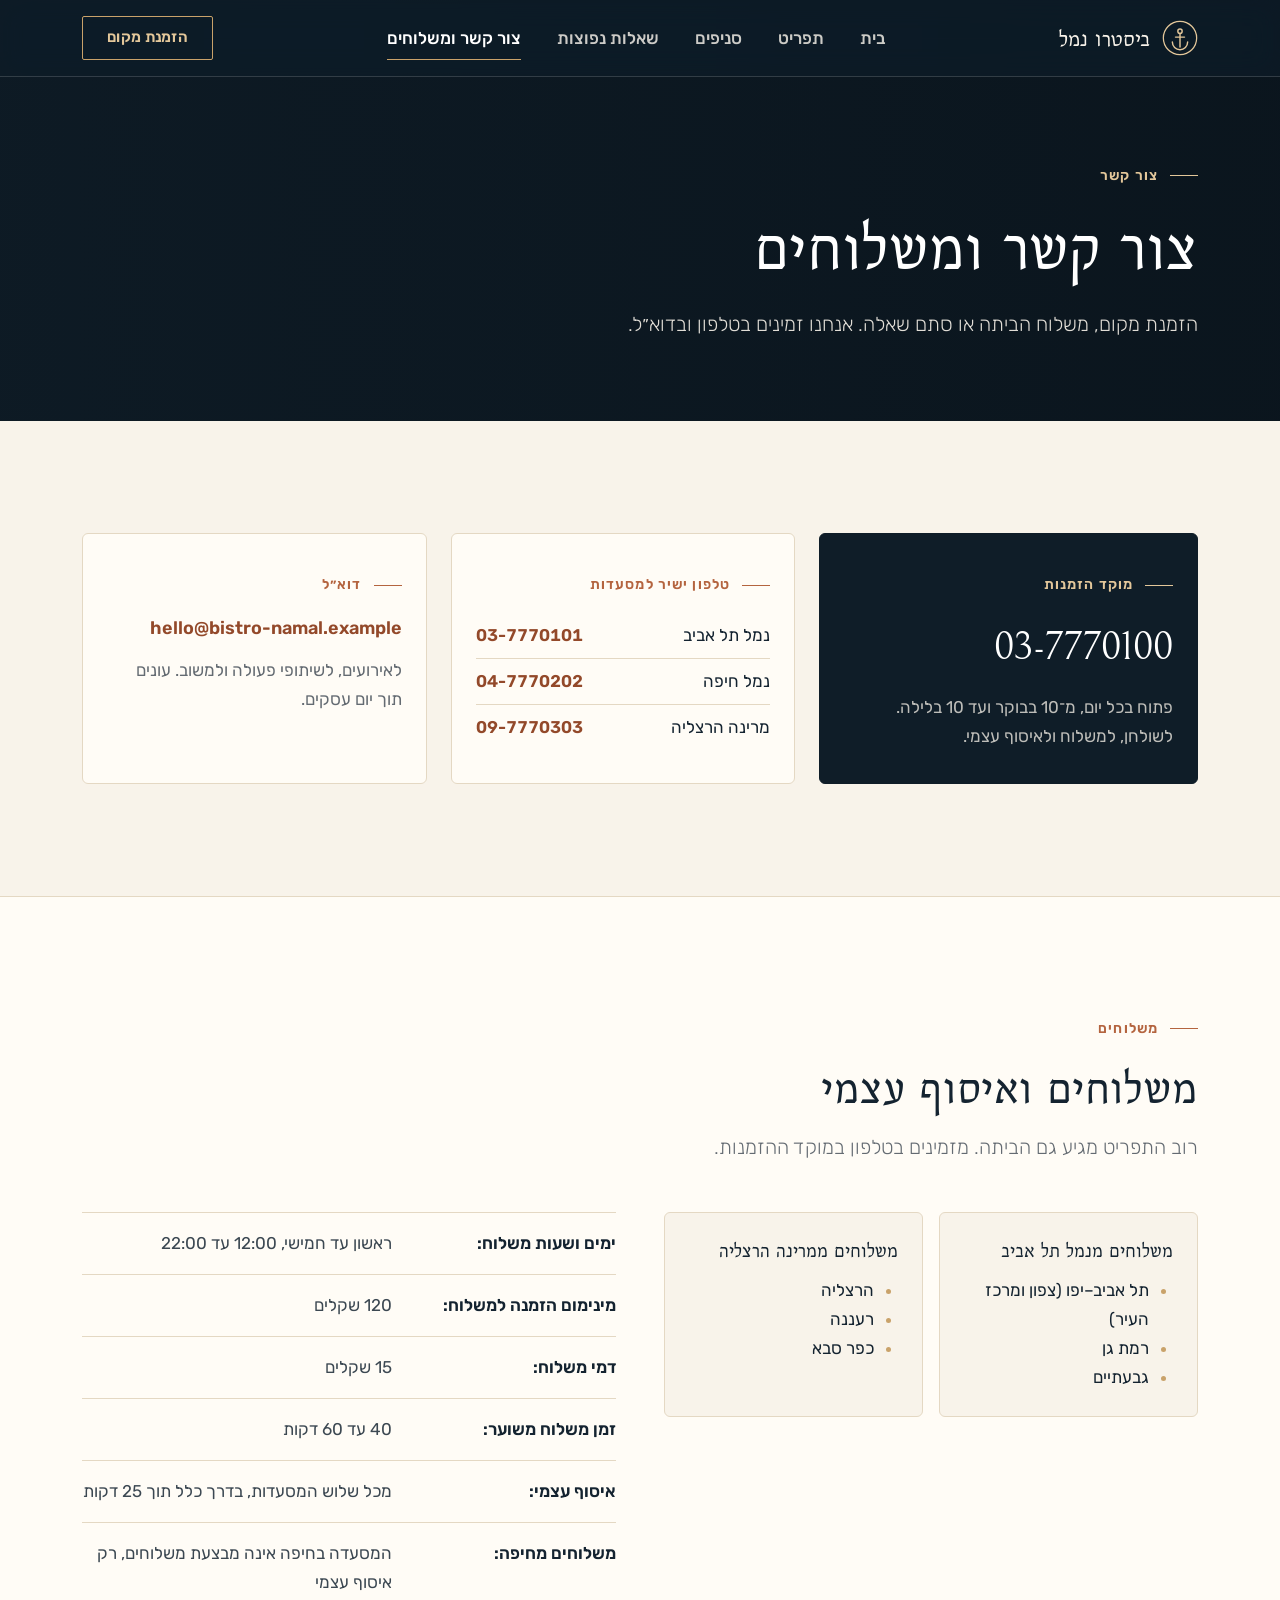
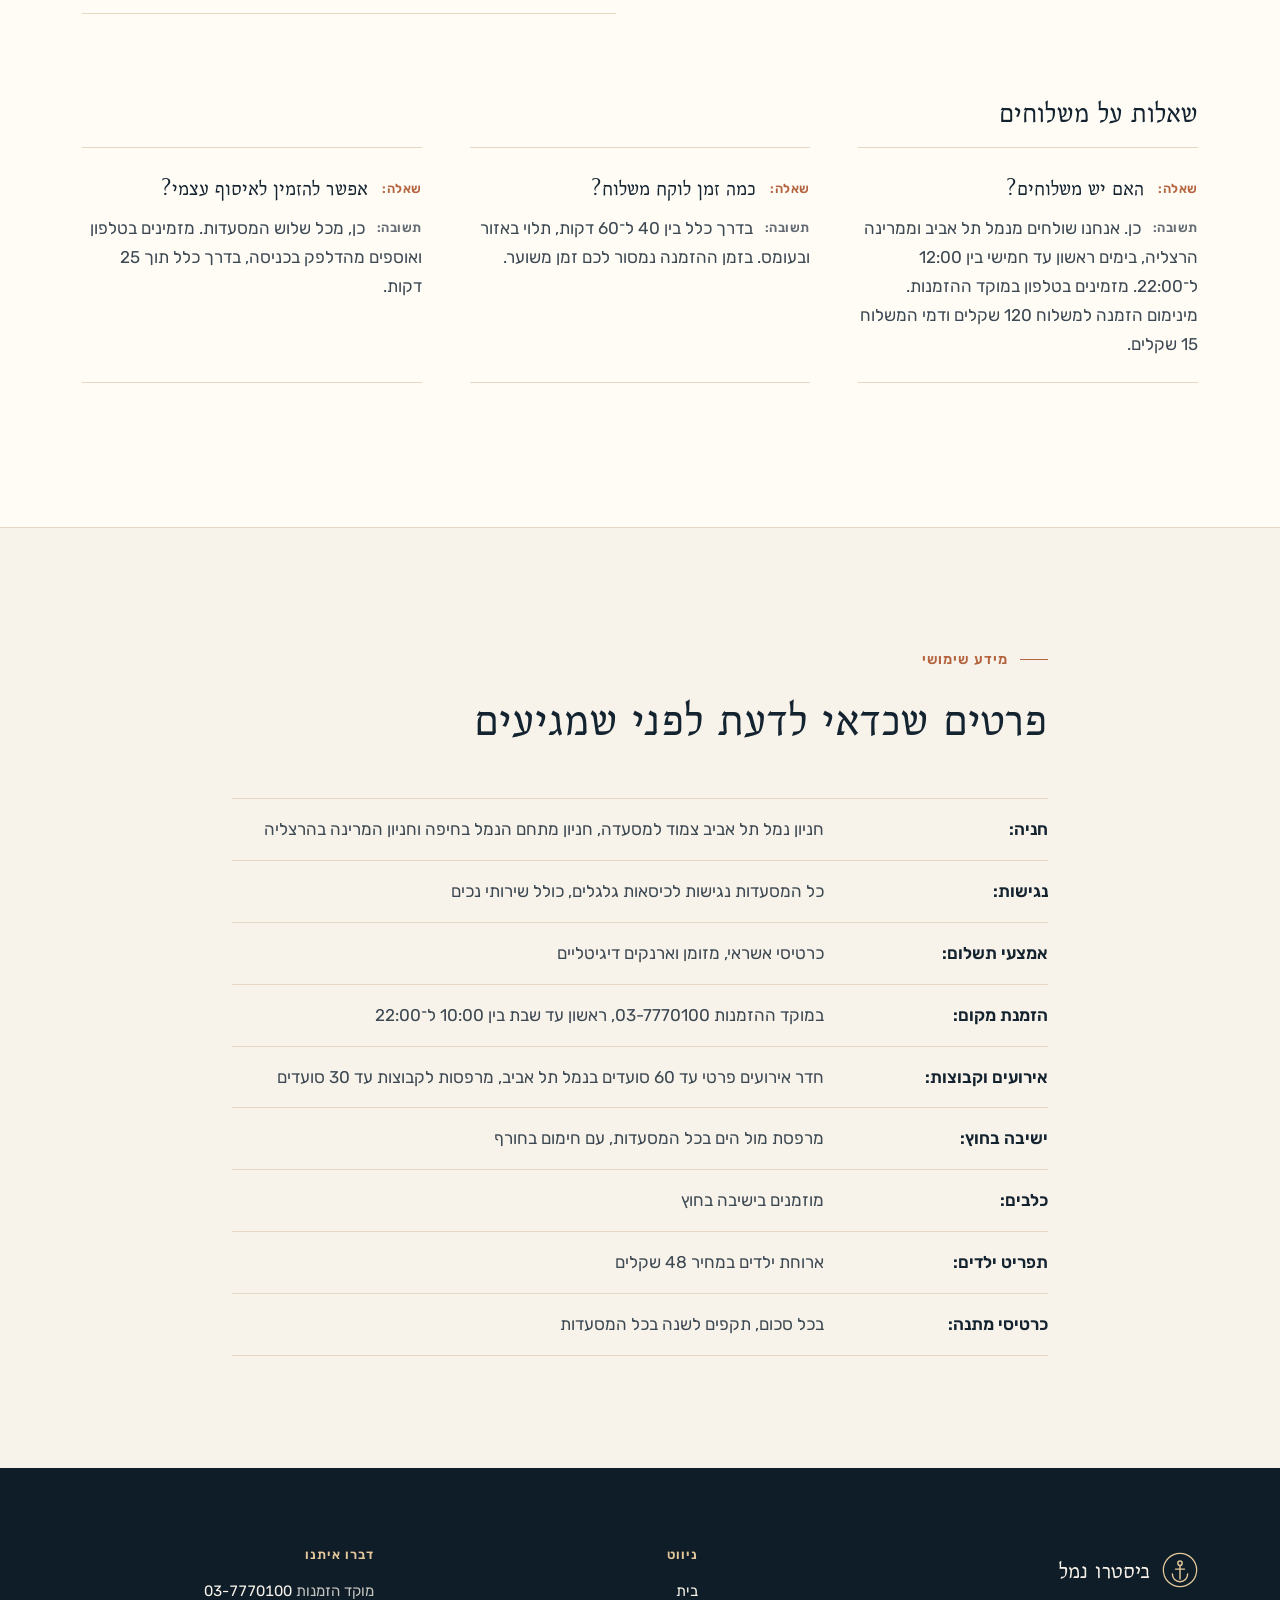
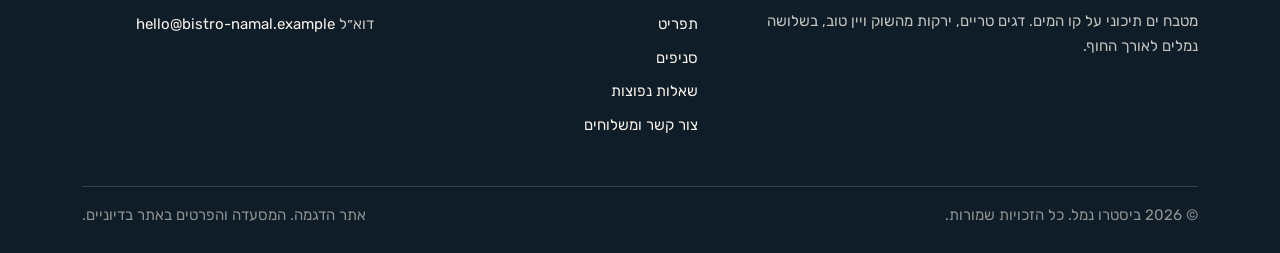
<file: contact.html>
<!doctype html>
<html lang="he" dir="rtl">
<head>
  <meta charset="utf-8">
  <meta name="viewport" content="width=device-width, initial-scale=1">
  <title>צור קשר ומשלוחים | ביסטרו נמל</title>
  <meta name="description" content="יצירת קשר עם ביסטרו נמל. מוקד הזמנות, טלפונים של המסעדות, אזורי משלוח, דמי משלוח ומידע שימושי.">
  <meta name="robots" content="noindex, nofollow">
  <meta name="theme-color" content="#0f1d28">
  <link rel="icon" href="favicon.svg" type="image/svg+xml">
  <link rel="preconnect" href="https://fonts.googleapis.com">
  <link rel="preconnect" href="https://fonts.gstatic.com" crossorigin>
  <link rel="preconnect" href="https://images.unsplash.com">
  <link href="https://fonts.googleapis.com/css2?family=Bellefair&amp;family=Rubik:wght@300..700&amp;display=swap" rel="stylesheet">
  <link rel="stylesheet" href="style.css">
  <link rel="preload" as="image" href="https://images.unsplash.com/photo-1699568290058-de7b14d26f37?auto=format&fit=crop&q=72&w=1800">
</head>
<body>
  <a class="skip-link" href="#main">דילוג לתוכן הראשי</a>
  <header class="site-header">
    <div class="container header-inner">
      <a class="brand" href="index.html" aria-label="ביסטרו נמל, לדף הבית">
        <svg class="brand-mark" viewBox="0 0 40 40" aria-hidden="true" focusable="false">
  <circle cx="20" cy="20" r="18.5" fill="none" stroke="currentColor" stroke-width="1.4"/>
  <circle cx="20" cy="12.5" r="2.4" fill="none" stroke="currentColor" stroke-width="1.6"/>
  <path d="M20 15v15M15 19h10M11.5 24.5a8.5 8.5 0 0 0 17 0" fill="none" stroke="currentColor" stroke-width="1.6" stroke-linecap="round"/>
</svg>
        <span class="brand-name">ביסטרו נמל</span>
      </a>
      <input class="nav-toggle" type="checkbox" id="nav-toggle" aria-label="פתיחה וסגירה של הניווט">
      <label class="nav-toggle-label" for="nav-toggle" aria-hidden="true"><svg viewBox="0 0 24 24" width="26" height="26" fill="none" stroke="currentColor" stroke-width="1.6" stroke-linecap="round" stroke-linejoin="round" aria-hidden="true" focusable="false"><line x1="4" y1="7" x2="20" y2="7"/><line x1="4" y1="12" x2="20" y2="12"/><line x1="4" y1="17" x2="20" y2="17"/></svg></label>
      <nav class="main-nav" aria-label="ניווט ראשי">
        <ul>
          <li><a href="index.html">בית</a></li>
          <li><a href="menu.html">תפריט</a></li>
          <li><a href="branches.html">סניפים</a></li>
          <li><a href="faq.html">שאלות נפוצות</a></li>
          <li><a href="contact.html" aria-current="page">צור קשר ומשלוחים</a></li>
        </ul>
      </nav>
      <a class="btn btn-light btn-sm header-cta" href="tel:037770100">הזמנת מקום</a>
    </div>
  </header>
  <main id="main">
    <section class="page-hero" style="--bg: url('https://images.unsplash.com/photo-1699568290058-de7b14d26f37?auto=format&fit=crop&q=72&w=1800')">
      <div class="container">
        <span class="eyebrow">צור קשר</span>
        <h1>צור קשר ומשלוחים</h1>
        <p class="lead">הזמנת מקום, משלוח הביתה או סתם שאלה. אנחנו זמינים בטלפון ובדוא״ל.</p>
      </div>
    </section>
    <section class="section" aria-labelledby="reach-title">
      <div class="container">
        <h2 id="reach-title" class="visually-hidden">דרכי התקשרות</h2>
        <div class="contact-grid">
          <div class="contact-card contact-main">
            <span class="eyebrow">מוקד הזמנות</span>
            <p><a class="big" href="tel:037770100"><span class="ltr">03-7770100</span></a></p>
            <p class="muted">פתוח בכל יום, מ־10 בבוקר ועד 10 בלילה. לשולחן, למשלוח ולאיסוף עצמי.</p>
          </div>
          <div class="contact-card">
            <span class="eyebrow">טלפון ישיר למסעדות</span>
            <ul class="phone-list">
            <li><span>נמל תל אביב</span><a href="tel:037770101"><span class="ltr nums">03-7770101</span></a></li>
            <li><span>נמל חיפה</span><a href="tel:047770202"><span class="ltr nums">04-7770202</span></a></li>
            <li><span>מרינה הרצליה</span><a href="tel:097770303"><span class="ltr nums">09-7770303</span></a></li>
            </ul>
          </div>
          <div class="contact-card">
            <span class="eyebrow">דוא״ל</span>
            <p><a class="mail" href="mailto:hello@bistro-namal.example"><span class="ltr">hello@bistro-namal.example</span></a></p>
            <p class="muted">לאירועים, לשיתופי פעולה ולמשוב. עונים תוך יום עסקים.</p>
          </div>
        </div>
      </div>
    </section>

    <section class="section section-paper" id="delivery" aria-labelledby="delivery-title">
      <div class="container">
        <div class="section-head">
          <span class="eyebrow">משלוחים</span>
          <h2 id="delivery-title">משלוחים ואיסוף עצמי</h2>
          <p>רוב התפריט מגיע גם הביתה. מזמינים בטלפון במוקד ההזמנות.</p>
        </div>
        <div class="delivery-grid">
          <div class="delivery-zones">
          <div class="zone">
            <h3>משלוחים מנמל תל אביב</h3>
            <ul>
              <li>תל אביב–יפו (צפון ומרכז העיר)</li>
              <li>רמת גן</li>
              <li>גבעתיים</li>
            </ul>
          </div>
          <div class="zone">
            <h3>משלוחים ממרינה הרצליה</h3>
            <ul>
              <li>הרצליה</li>
              <li>רעננה</li>
              <li>כפר סבא</li>
            </ul>
          </div>
          </div>
          <ul class="info-list">
          <li><span class="k">ימים ושעות משלוח:</span> <span>ראשון עד חמישי, 12:00 עד 22:00</span></li>
          <li><span class="k">מינימום הזמנה למשלוח:</span> <span>120 שקלים</span></li>
          <li><span class="k">דמי משלוח:</span> <span>15 שקלים</span></li>
          <li><span class="k">זמן משלוח משוער:</span> <span>40 עד 60 דקות</span></li>
          <li><span class="k">איסוף עצמי:</span> <span>מכל שלוש המסעדות, בדרך כלל תוך 25 דקות</span></li>
          <li><span class="k">משלוחים מחיפה:</span> <span>המסעדה בחיפה אינה מבצעת משלוחים, רק איסוף עצמי</span></li>
          </ul>
        </div>
        <h3 class="sub-head">שאלות על משלוחים</h3>
        <div class="qa-list qa-grid">
          <article class="qa">
            <h3><span class="qa-label">שאלה:</span> האם יש משלוחים?</h3>
            <p><span class="qa-label">תשובה:</span> כן. אנחנו שולחים מנמל תל אביב וממרינה הרצליה, בימים ראשון עד חמישי בין 12:00 ל־22:00. מזמינים בטלפון במוקד ההזמנות. מינימום הזמנה למשלוח 120 שקלים ודמי המשלוח 15 שקלים.</p>
          </article>
          <article class="qa">
            <h3><span class="qa-label">שאלה:</span> כמה זמן לוקח משלוח?</h3>
            <p><span class="qa-label">תשובה:</span> בדרך כלל בין 40 ל־60 דקות, תלוי באזור ובעומס. בזמן ההזמנה נמסור לכם זמן משוער.</p>
          </article>
          <article class="qa">
            <h3><span class="qa-label">שאלה:</span> אפשר להזמין לאיסוף עצמי?</h3>
            <p><span class="qa-label">תשובה:</span> כן, מכל שלוש המסעדות. מזמינים בטלפון ואוספים מהדלפק בכניסה, בדרך כלל תוך 25 דקות.</p>
          </article>
        </div>
      </div>
    </section>

    <section class="section" aria-labelledby="info-title">
      <div class="container narrow">
        <div class="section-head">
          <span class="eyebrow">מידע שימושי</span>
          <h2 id="info-title">פרטים שכדאי לדעת לפני שמגיעים</h2>
        </div>
        <ul class="info-list">
          <li><span class="k">חניה:</span> <span>חניון נמל תל אביב צמוד למסעדה, חניון מתחם הנמל בחיפה וחניון המרינה בהרצליה</span></li>
          <li><span class="k">נגישות:</span> <span>כל המסעדות נגישות לכיסאות גלגלים, כולל שירותי נכים</span></li>
          <li><span class="k">אמצעי תשלום:</span> <span>כרטיסי אשראי, מזומן וארנקים דיגיטליים</span></li>
          <li><span class="k">הזמנת מקום:</span> <span>במוקד ההזמנות 03-7770100, ראשון עד שבת בין 10:00 ל־22:00</span></li>
          <li><span class="k">אירועים וקבוצות:</span> <span>חדר אירועים פרטי עד 60 סועדים בנמל תל אביב, מרפסות לקבוצות עד 30 סועדים</span></li>
          <li><span class="k">ישיבה בחוץ:</span> <span>מרפסת מול הים בכל המסעדות, עם חימום בחורף</span></li>
          <li><span class="k">כלבים:</span> <span>מוזמנים בישיבה בחוץ</span></li>
          <li><span class="k">תפריט ילדים:</span> <span>ארוחת ילדים במחיר 48 שקלים</span></li>
          <li><span class="k">כרטיסי מתנה:</span> <span>בכל סכום, תקפים לשנה בכל המסעדות</span></li>
        </ul>
      </div>
    </section>

  </main>
  <footer class="site-footer">
    <div class="container">
      <div class="footer-grid">
        <div class="footer-brand">
          <a class="brand" href="index.html"><svg class="brand-mark" viewBox="0 0 40 40" aria-hidden="true" focusable="false">
  <circle cx="20" cy="20" r="18.5" fill="none" stroke="currentColor" stroke-width="1.4"/>
  <circle cx="20" cy="12.5" r="2.4" fill="none" stroke="currentColor" stroke-width="1.6"/>
  <path d="M20 15v15M15 19h10M11.5 24.5a8.5 8.5 0 0 0 17 0" fill="none" stroke="currentColor" stroke-width="1.6" stroke-linecap="round"/>
</svg><span class="brand-name">ביסטרו נמל</span></a>
          <p>מטבח ים תיכוני על קו המים. דגים טריים, ירקות מהשוק ויין טוב, בשלושה נמלים לאורך החוף.</p>
        </div>
        <div>
          <h2>ניווט</h2>
          <ul>
            <li><a href="index.html">בית</a></li>
            <li><a href="menu.html">תפריט</a></li>
            <li><a href="branches.html">סניפים</a></li>
            <li><a href="faq.html">שאלות נפוצות</a></li>
            <li><a href="contact.html">צור קשר ומשלוחים</a></li>
          </ul>
        </div>
        <div>
          <h2>דברו איתנו</h2>
          <ul>
            <li>מוקד הזמנות <a href="tel:037770100"><span class="ltr nums">03-7770100</span></a></li>
            <li>דוא״ל <a href="mailto:hello@bistro-namal.example"><span class="ltr">hello@bistro-namal.example</span></a></li>
          </ul>
        </div>
      </div>
      <div class="footer-bottom">
        <p>© 2026 ביסטרו נמל. כל הזכויות שמורות.</p>
        <p>אתר הדגמה. המסעדה והפרטים באתר בדיוניים.</p>
      </div>
    </div>
  </footer>
</body>
</html>
</file>
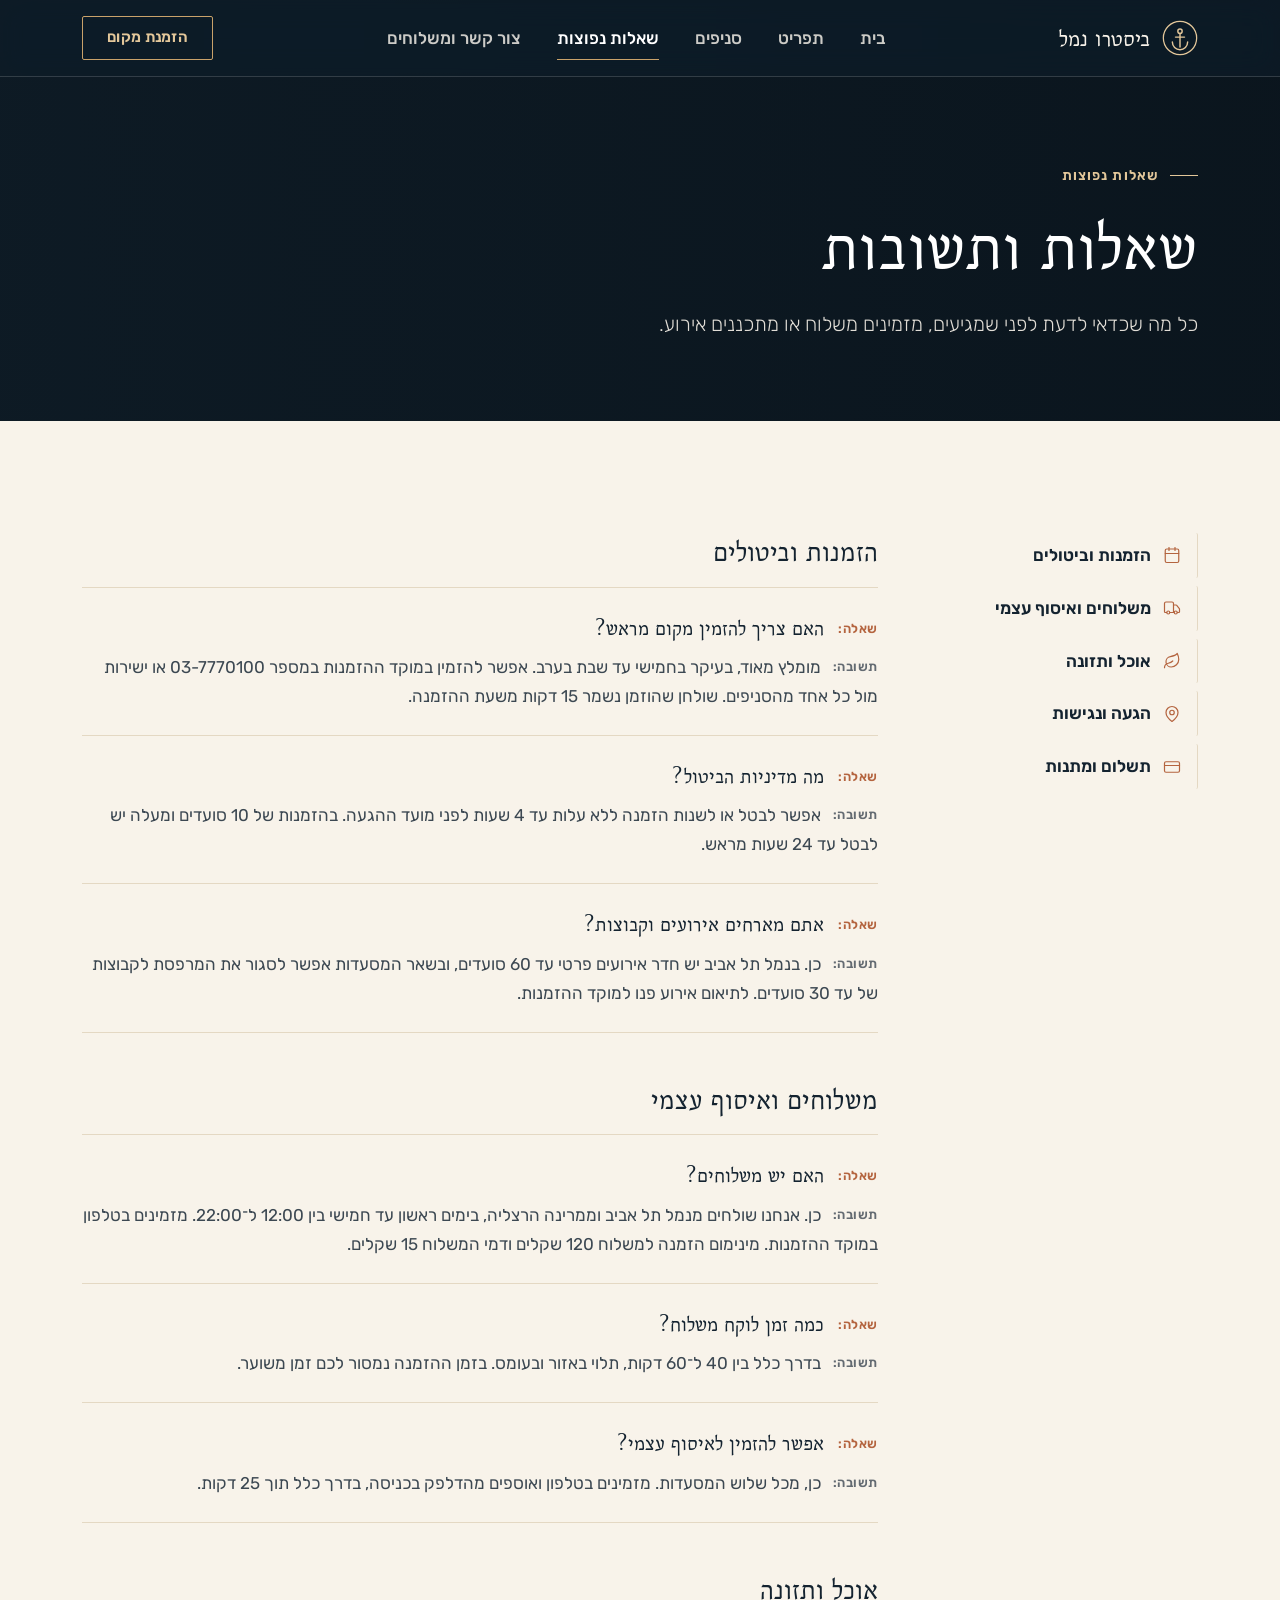
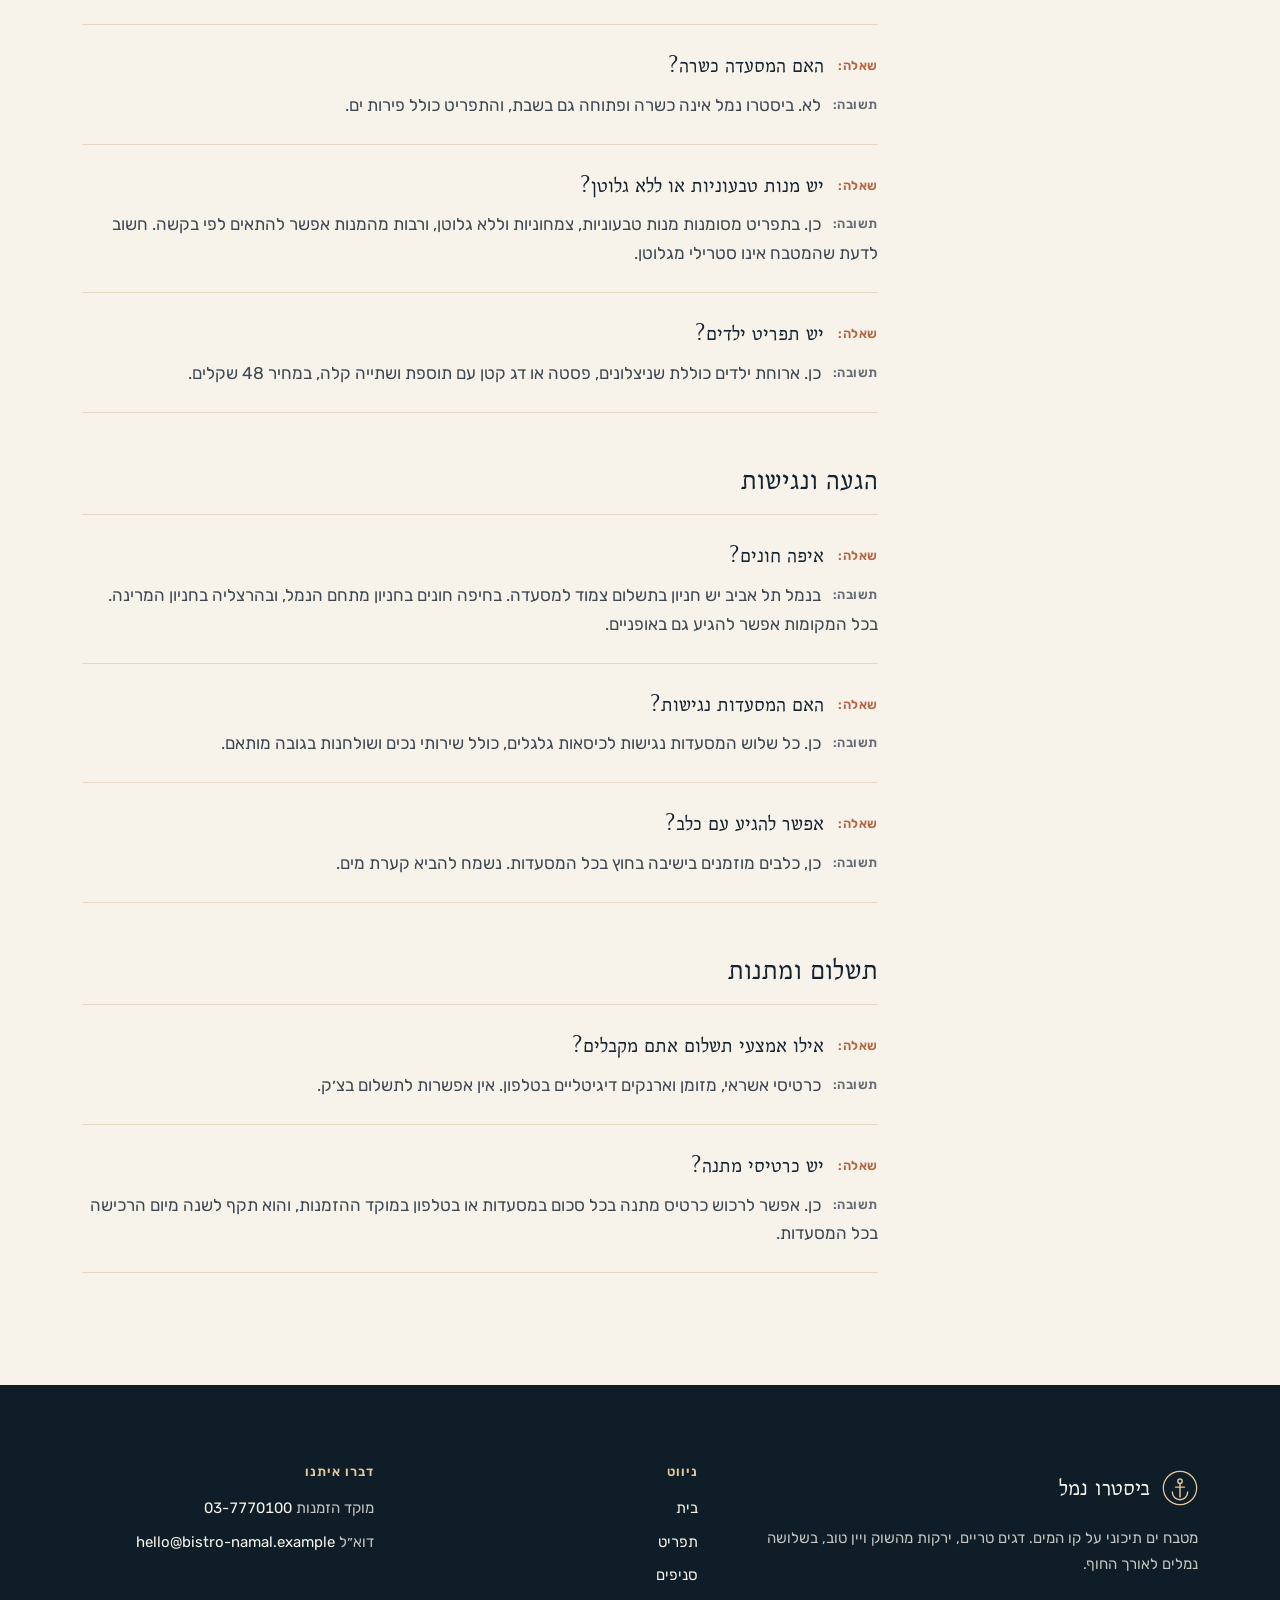
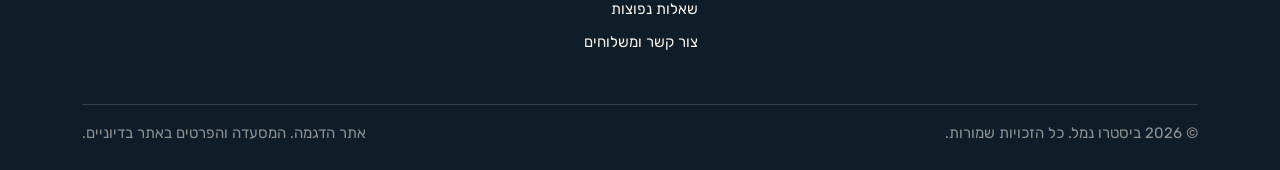
<file: faq.html>
<!doctype html>
<html lang="he" dir="rtl">
<head>
  <meta charset="utf-8">
  <meta name="viewport" content="width=device-width, initial-scale=1">
  <title>שאלות נפוצות | ביסטרו נמל</title>
  <meta name="description" content="שאלות נפוצות על ביסטרו נמל. הזמנת מקום, ביטולים, משלוחים, כשרות, חניה, נגישות ואמצעי תשלום.">
  <meta name="robots" content="noindex, nofollow">
  <meta name="theme-color" content="#0f1d28">
  <link rel="icon" href="favicon.svg" type="image/svg+xml">
  <link rel="preconnect" href="https://fonts.googleapis.com">
  <link rel="preconnect" href="https://fonts.gstatic.com" crossorigin>
  <link rel="preconnect" href="https://images.unsplash.com">
  <link href="https://fonts.googleapis.com/css2?family=Bellefair&amp;family=Rubik:wght@300..700&amp;display=swap" rel="stylesheet">
  <link rel="stylesheet" href="style.css">
  <link rel="preload" as="image" href="https://images.unsplash.com/photo-1664547654523-24e8a9121988?auto=format&fit=crop&q=72&w=1800">
</head>
<body>
  <a class="skip-link" href="#main">דילוג לתוכן הראשי</a>
  <header class="site-header">
    <div class="container header-inner">
      <a class="brand" href="index.html" aria-label="ביסטרו נמל, לדף הבית">
        <svg class="brand-mark" viewBox="0 0 40 40" aria-hidden="true" focusable="false">
  <circle cx="20" cy="20" r="18.5" fill="none" stroke="currentColor" stroke-width="1.4"/>
  <circle cx="20" cy="12.5" r="2.4" fill="none" stroke="currentColor" stroke-width="1.6"/>
  <path d="M20 15v15M15 19h10M11.5 24.5a8.5 8.5 0 0 0 17 0" fill="none" stroke="currentColor" stroke-width="1.6" stroke-linecap="round"/>
</svg>
        <span class="brand-name">ביסטרו נמל</span>
      </a>
      <input class="nav-toggle" type="checkbox" id="nav-toggle" aria-label="פתיחה וסגירה של הניווט">
      <label class="nav-toggle-label" for="nav-toggle" aria-hidden="true"><svg viewBox="0 0 24 24" width="26" height="26" fill="none" stroke="currentColor" stroke-width="1.6" stroke-linecap="round" stroke-linejoin="round" aria-hidden="true" focusable="false"><line x1="4" y1="7" x2="20" y2="7"/><line x1="4" y1="12" x2="20" y2="12"/><line x1="4" y1="17" x2="20" y2="17"/></svg></label>
      <nav class="main-nav" aria-label="ניווט ראשי">
        <ul>
          <li><a href="index.html">בית</a></li>
          <li><a href="menu.html">תפריט</a></li>
          <li><a href="branches.html">סניפים</a></li>
          <li><a href="faq.html" aria-current="page">שאלות נפוצות</a></li>
          <li><a href="contact.html">צור קשר ומשלוחים</a></li>
        </ul>
      </nav>
      <a class="btn btn-light btn-sm header-cta" href="tel:037770100">הזמנת מקום</a>
    </div>
  </header>
  <main id="main">
    <section class="page-hero" style="--bg: url('https://images.unsplash.com/photo-1664547654523-24e8a9121988?auto=format&fit=crop&q=72&w=1800')">
      <div class="container">
        <span class="eyebrow">שאלות נפוצות</span>
        <h1>שאלות ותשובות</h1>
        <p class="lead">כל מה שכדאי לדעת לפני שמגיעים, מזמינים משלוח או מתכננים אירוע.</p>
      </div>
    </section>
    <div class="section">
      <div class="container faq-layout">
        <aside class="faq-toc" aria-label="נושאים">
          <ul>
            <li><a href="#faq-0"><svg viewBox="0 0 24 24" fill="none" stroke="currentColor" stroke-width="1.6" stroke-linecap="round" stroke-linejoin="round" aria-hidden="true" focusable="false"><rect x="3" y="4" width="18" height="18" rx="2"/><line x1="16" y1="2" x2="16" y2="6"/><line x1="8" y1="2" x2="8" y2="6"/><line x1="3" y1="10" x2="21" y2="10"/></svg>הזמנות וביטולים</a></li>
            <li><a href="#faq-1"><svg viewBox="0 0 24 24" fill="none" stroke="currentColor" stroke-width="1.6" stroke-linecap="round" stroke-linejoin="round" aria-hidden="true" focusable="false"><path d="M14 18V6a2 2 0 0 0-2-2H4a2 2 0 0 0-2 2v11a1 1 0 0 0 1 1h2"/><path d="M15 18H9"/><path d="M19 18h2a1 1 0 0 0 1-1v-3.65a1 1 0 0 0-.22-.624l-3.48-4.35A1 1 0 0 0 17.52 8H14"/><circle cx="17" cy="18" r="2"/><circle cx="7" cy="18" r="2"/></svg>משלוחים ואיסוף עצמי</a></li>
            <li><a href="#faq-2"><svg viewBox="0 0 24 24" fill="none" stroke="currentColor" stroke-width="1.6" stroke-linecap="round" stroke-linejoin="round" aria-hidden="true" focusable="false"><path d="M11 20A7 7 0 0 1 9.8 6.1C15.5 5 17 4.48 19 2c1 2 2 4.18 2 8 0 5.5-4.78 10-10 10Z"/><path d="M2 21c0-3 1.85-5.36 5.08-6C9.5 14.52 12 13 13 12"/></svg>אוכל ותזונה</a></li>
            <li><a href="#faq-3"><svg viewBox="0 0 24 24" fill="none" stroke="currentColor" stroke-width="1.6" stroke-linecap="round" stroke-linejoin="round" aria-hidden="true" focusable="false"><path d="M20 10c0 6-8 12-8 12s-8-6-8-12a8 8 0 0 1 16 0Z"/><circle cx="12" cy="10" r="3"/></svg>הגעה ונגישות</a></li>
            <li><a href="#faq-4"><svg viewBox="0 0 24 24" fill="none" stroke="currentColor" stroke-width="1.6" stroke-linecap="round" stroke-linejoin="round" aria-hidden="true" focusable="false"><rect x="2" y="5" width="20" height="14" rx="2"/><line x1="2" y1="10" x2="22" y2="10"/></svg>תשלום ומתנות</a></li>
          </ul>
        </aside>
        <div class="faq-main">
          <section class="faq-group" id="faq-0" aria-labelledby="faq-0-title">
            <h2 id="faq-0-title">הזמנות וביטולים</h2>
            <div class="qa-list">
          <article class="qa">
            <h3><span class="qa-label">שאלה:</span> האם צריך להזמין מקום מראש?</h3>
            <p><span class="qa-label">תשובה:</span> מומלץ מאוד, בעיקר בחמישי עד שבת בערב. אפשר להזמין במוקד ההזמנות במספר 03-7770100 או ישירות מול כל אחד מהסניפים. שולחן שהוזמן נשמר 15 דקות משעת ההזמנה.</p>
          </article>
          <article class="qa">
            <h3><span class="qa-label">שאלה:</span> מה מדיניות הביטול?</h3>
            <p><span class="qa-label">תשובה:</span> אפשר לבטל או לשנות הזמנה ללא עלות עד 4 שעות לפני מועד ההגעה. בהזמנות של 10 סועדים ומעלה יש לבטל עד 24 שעות מראש.</p>
          </article>
          <article class="qa">
            <h3><span class="qa-label">שאלה:</span> אתם מארחים אירועים וקבוצות?</h3>
            <p><span class="qa-label">תשובה:</span> כן. בנמל תל אביב יש חדר אירועים פרטי עד 60 סועדים, ובשאר המסעדות אפשר לסגור את המרפסת לקבוצות של עד 30 סועדים. לתיאום אירוע פנו למוקד ההזמנות.</p>
          </article>
            </div>
          </section>
          <section class="faq-group" id="faq-1" aria-labelledby="faq-1-title">
            <h2 id="faq-1-title">משלוחים ואיסוף עצמי</h2>
            <div class="qa-list">
          <article class="qa">
            <h3><span class="qa-label">שאלה:</span> האם יש משלוחים?</h3>
            <p><span class="qa-label">תשובה:</span> כן. אנחנו שולחים מנמל תל אביב וממרינה הרצליה, בימים ראשון עד חמישי בין 12:00 ל־22:00. מזמינים בטלפון במוקד ההזמנות. מינימום הזמנה למשלוח 120 שקלים ודמי המשלוח 15 שקלים.</p>
          </article>
          <article class="qa">
            <h3><span class="qa-label">שאלה:</span> כמה זמן לוקח משלוח?</h3>
            <p><span class="qa-label">תשובה:</span> בדרך כלל בין 40 ל־60 דקות, תלוי באזור ובעומס. בזמן ההזמנה נמסור לכם זמן משוער.</p>
          </article>
          <article class="qa">
            <h3><span class="qa-label">שאלה:</span> אפשר להזמין לאיסוף עצמי?</h3>
            <p><span class="qa-label">תשובה:</span> כן, מכל שלוש המסעדות. מזמינים בטלפון ואוספים מהדלפק בכניסה, בדרך כלל תוך 25 דקות.</p>
          </article>
            </div>
          </section>
          <section class="faq-group" id="faq-2" aria-labelledby="faq-2-title">
            <h2 id="faq-2-title">אוכל ותזונה</h2>
            <div class="qa-list">
          <article class="qa">
            <h3><span class="qa-label">שאלה:</span> האם המסעדה כשרה?</h3>
            <p><span class="qa-label">תשובה:</span> לא. ביסטרו נמל אינה כשרה ופתוחה גם בשבת, והתפריט כולל פירות ים.</p>
          </article>
          <article class="qa">
            <h3><span class="qa-label">שאלה:</span> יש מנות טבעוניות או ללא גלוטן?</h3>
            <p><span class="qa-label">תשובה:</span> כן. בתפריט מסומנות מנות טבעוניות, צמחוניות וללא גלוטן, ורבות מהמנות אפשר להתאים לפי בקשה. חשוב לדעת שהמטבח אינו סטרילי מגלוטן.</p>
          </article>
          <article class="qa">
            <h3><span class="qa-label">שאלה:</span> יש תפריט ילדים?</h3>
            <p><span class="qa-label">תשובה:</span> כן. ארוחת ילדים כוללת שניצלונים, פסטה או דג קטן עם תוספת ושתייה קלה, במחיר 48 שקלים.</p>
          </article>
            </div>
          </section>
          <section class="faq-group" id="faq-3" aria-labelledby="faq-3-title">
            <h2 id="faq-3-title">הגעה ונגישות</h2>
            <div class="qa-list">
          <article class="qa">
            <h3><span class="qa-label">שאלה:</span> איפה חונים?</h3>
            <p><span class="qa-label">תשובה:</span> בנמל תל אביב יש חניון בתשלום צמוד למסעדה. בחיפה חונים בחניון מתחם הנמל, ובהרצליה בחניון המרינה. בכל המקומות אפשר להגיע גם באופניים.</p>
          </article>
          <article class="qa">
            <h3><span class="qa-label">שאלה:</span> האם המסעדות נגישות?</h3>
            <p><span class="qa-label">תשובה:</span> כן. כל שלוש המסעדות נגישות לכיסאות גלגלים, כולל שירותי נכים ושולחנות בגובה מותאם.</p>
          </article>
          <article class="qa">
            <h3><span class="qa-label">שאלה:</span> אפשר להגיע עם כלב?</h3>
            <p><span class="qa-label">תשובה:</span> כן, כלבים מוזמנים בישיבה בחוץ בכל המסעדות. נשמח להביא קערת מים.</p>
          </article>
            </div>
          </section>
          <section class="faq-group" id="faq-4" aria-labelledby="faq-4-title">
            <h2 id="faq-4-title">תשלום ומתנות</h2>
            <div class="qa-list">
          <article class="qa">
            <h3><span class="qa-label">שאלה:</span> אילו אמצעי תשלום אתם מקבלים?</h3>
            <p><span class="qa-label">תשובה:</span> כרטיסי אשראי, מזומן וארנקים דיגיטליים בטלפון. אין אפשרות לתשלום בצ׳ק.</p>
          </article>
          <article class="qa">
            <h3><span class="qa-label">שאלה:</span> יש כרטיסי מתנה?</h3>
            <p><span class="qa-label">תשובה:</span> כן. אפשר לרכוש כרטיס מתנה בכל סכום במסעדות או בטלפון במוקד ההזמנות, והוא תקף לשנה מיום הרכישה בכל המסעדות.</p>
          </article>
            </div>
          </section>
        </div>
      </div>
    </div>

  </main>
  <footer class="site-footer">
    <div class="container">
      <div class="footer-grid">
        <div class="footer-brand">
          <a class="brand" href="index.html"><svg class="brand-mark" viewBox="0 0 40 40" aria-hidden="true" focusable="false">
  <circle cx="20" cy="20" r="18.5" fill="none" stroke="currentColor" stroke-width="1.4"/>
  <circle cx="20" cy="12.5" r="2.4" fill="none" stroke="currentColor" stroke-width="1.6"/>
  <path d="M20 15v15M15 19h10M11.5 24.5a8.5 8.5 0 0 0 17 0" fill="none" stroke="currentColor" stroke-width="1.6" stroke-linecap="round"/>
</svg><span class="brand-name">ביסטרו נמל</span></a>
          <p>מטבח ים תיכוני על קו המים. דגים טריים, ירקות מהשוק ויין טוב, בשלושה נמלים לאורך החוף.</p>
        </div>
        <div>
          <h2>ניווט</h2>
          <ul>
            <li><a href="index.html">בית</a></li>
            <li><a href="menu.html">תפריט</a></li>
            <li><a href="branches.html">סניפים</a></li>
            <li><a href="faq.html">שאלות נפוצות</a></li>
            <li><a href="contact.html">צור קשר ומשלוחים</a></li>
          </ul>
        </div>
        <div>
          <h2>דברו איתנו</h2>
          <ul>
            <li>מוקד הזמנות <a href="tel:037770100"><span class="ltr nums">03-7770100</span></a></li>
            <li>דוא״ל <a href="mailto:hello@bistro-namal.example"><span class="ltr">hello@bistro-namal.example</span></a></li>
          </ul>
        </div>
      </div>
      <div class="footer-bottom">
        <p>© 2026 ביסטרו נמל. כל הזכויות שמורות.</p>
        <p>אתר הדגמה. המסעדה והפרטים באתר בדיוניים.</p>
      </div>
    </div>
  </footer>
</body>
</html>
</file>
<file: style.css>
/* ביסטרו נמל — גיליון סגנון משותף לכל העמודים */

:root {
  /* צבעים */
  --ink: #142330;
  --deep: #0f1d28;
  --cream: #f8f3ea;
  --paper: #fffcf6;
  --sand: #efe5d3;
  --line: #e4d8c3;
  --line-dark: rgba(248, 243, 234, 0.16);
  --accent: #b4643f;
  --accent-dark: #93492a;
  --brass: #c9a26a;
  --brass-light: #e3c79a;
  --muted: #646b72;
  --body-text: #3c4852;
  --white: #ffffff;

  /* טיפוגרפיה */
  --font-head: "Bellefair", "Frank Ruhl Libre", serif;
  --font-body: "Rubik", "Assistant", system-ui, sans-serif;
  --fs-sm: 0.9375rem;
  --fs-base: 1.0625rem;
  --fs-md: 1.25rem;
  --fs-lg: 2.05rem;
  --fs-xl: clamp(2.35rem, 4.6vw, 3.375rem);
  --fs-hero: clamp(3.5rem, 9.5vw, 7rem);

  /* ריווח (סקאלה של 4px) */
  --s1: 0.25rem;
  --s2: 0.5rem;
  --s3: 0.75rem;
  --s4: 1rem;
  --s5: 1.5rem;
  --s6: 2rem;
  --s7: 3rem;
  --s8: 5rem;
  --s9: 7rem;

  --radius: 6px;
  --header-h: 76px;
  --container: 1180px;
  --shadow: 0 1px 2px rgba(15, 29, 40, 0.05), 0 14px 40px rgba(15, 29, 40, 0.09);
  --ease: cubic-bezier(0.2, 0.7, 0.2, 1);
}

*,
*::before,
*::after {
  box-sizing: border-box;
}

html {
  -webkit-text-size-adjust: 100%;
  scroll-behavior: smooth;
  scroll-padding-top: calc(var(--header-h) + 64px);
}

body {
  margin: 0;
  background: var(--cream);
  color: var(--ink);
  font-family: var(--font-body);
  font-size: var(--fs-base);
  line-height: 1.7;
  text-align: right;
  -webkit-font-smoothing: antialiased;
}

img,
svg {
  display: block;
  max-width: 100%;
}

a {
  color: var(--accent-dark);
  text-decoration-thickness: 1px;
  text-underline-offset: 4px;
}

a:hover {
  color: var(--ink);
}

:focus-visible {
  outline: 2px solid var(--accent);
  outline-offset: 3px;
}

h1,
h2,
h3,
h4 {
  font-family: var(--font-head);
  font-weight: 400;
  line-height: 1.15;
  color: var(--ink);
  margin: 0;
}

p {
  margin: 0;
}

.ltr {
  direction: ltr;
  unicode-bidi: isolate;
  display: inline-block;
  white-space: nowrap;
}

.nums {
  font-variant-numeric: tabular-nums;
}

.container {
  width: 100%;
  max-width: var(--container);
  margin-inline: auto;
  padding-inline: var(--s4);
}

.container.narrow {
  max-width: 880px;
}

@media (min-width: 768px) {
  .container {
    padding-inline: var(--s6);
  }
}

.skip-link {
  position: absolute;
  inset-inline-start: var(--s4);
  top: -100px;
  background: var(--deep);
  color: var(--white);
  padding: var(--s2) var(--s4);
  z-index: 100;
}

.skip-link:focus {
  top: var(--s2);
}

.visually-hidden {
  position: absolute !important;
  width: 1px;
  height: 1px;
  overflow: hidden;
  clip: rect(0 0 0 0);
  white-space: nowrap;
}

.eyebrow {
  display: inline-flex;
  align-items: center;
  gap: var(--s3);
  font-size: 0.875rem;
  font-weight: 600;
  letter-spacing: 0.08em;
  color: var(--accent);
  margin-bottom: var(--s4);
}

.eyebrow::before {
  content: "";
  width: 28px;
  height: 1px;
  background: currentColor;
}

/* ---------- כותרת עליונה וניווט ---------- */

.site-header {
  position: fixed;
  top: 0;
  inset-inline: 0;
  z-index: 50;
  background: rgba(15, 29, 40, 0.72);
  -webkit-backdrop-filter: blur(14px) saturate(140%);
  backdrop-filter: blur(14px) saturate(140%);
  border-bottom: 1px solid var(--line-dark);
  color: var(--cream);
}

.header-inner {
  display: flex;
  align-items: center;
  justify-content: space-between;
  gap: var(--s4);
  height: var(--header-h);
}

.brand {
  display: inline-flex;
  align-items: center;
  gap: var(--s3);
  color: var(--cream);
  text-decoration: none;
}

.brand:hover {
  color: var(--white);
}

.brand-mark {
  width: 36px;
  height: 36px;
  flex: none;
  color: var(--brass-light);
}

.brand-name {
  font-family: var(--font-head);
  font-size: 1.65rem;
  font-weight: 400;
  white-space: nowrap;
}

.nav-toggle {
  position: absolute;
  opacity: 0;
  pointer-events: none;
}

.nav-toggle-label {
  display: inline-flex;
  align-items: center;
  justify-content: center;
  width: 46px;
  height: 46px;
  cursor: pointer;
  color: var(--cream);
}

.nav-toggle:focus-visible + .nav-toggle-label {
  outline: 2px solid var(--brass);
}

.main-nav ul {
  list-style: none;
  margin: 0;
  padding: 0;
}

.main-nav a {
  position: relative;
  display: block;
  color: rgba(248, 243, 234, 0.82);
  text-decoration: none;
  font-weight: 500;
  padding: var(--s3) var(--s4);
  transition: color 0.2s var(--ease);
}

.main-nav a:hover,
.main-nav a[aria-current="page"] {
  color: var(--white);
}

.main-nav a[aria-current="page"]::after {
  content: "";
  position: absolute;
  inset-inline: var(--s4);
  bottom: 4px;
  height: 1px;
  background: var(--brass);
}

.site-header .header-cta {
  display: none;
}

@media (max-width: 959px) {
  .main-nav {
    position: absolute;
    inset-inline: 0;
    top: 100%;
    background: var(--deep);
    border-bottom: 1px solid var(--line-dark);
    padding: var(--s2) var(--s4) var(--s5);
    display: none;
  }

  .nav-toggle:checked ~ .main-nav {
    display: block;
  }

  .main-nav a {
    min-height: 52px;
    display: flex;
    align-items: center;
    font-size: 1.125rem;
    border-bottom: 1px solid var(--line-dark);
  }

  .main-nav a[aria-current="page"]::after {
    display: none;
  }

  .main-nav a[aria-current="page"] {
    color: var(--brass-light);
  }
}

@media (min-width: 960px) {
  .nav-toggle-label {
    display: none;
  }

  .main-nav ul {
    display: flex;
    gap: var(--s1);
  }

  .site-header .header-cta {
    display: inline-flex;
  }
}

/* ---------- כפתורים וקישורים ---------- */

.btn {
  display: inline-flex;
  align-items: center;
  justify-content: center;
  gap: var(--s3);
  min-height: 52px;
  padding: var(--s3) var(--s6);
  border-radius: 2px;
  font-family: var(--font-body);
  font-size: 1rem;
  font-weight: 600;
  letter-spacing: 0.02em;
  text-decoration: none;
  border: 1px solid transparent;
  transition: background-color 0.25s var(--ease), color 0.25s var(--ease), border-color 0.25s var(--ease);
  cursor: pointer;
}

.btn svg {
  width: 18px;
  height: 18px;
}

.btn-primary {
  background: var(--accent);
  color: var(--white);
}

.btn-primary:hover {
  background: var(--accent-dark);
  color: var(--white);
}

.btn-ghost {
  border-color: rgba(248, 243, 234, 0.6);
  color: var(--cream);
}

.btn-ghost:hover {
  background: var(--cream);
  color: var(--ink);
}

.btn-light {
  border-color: var(--brass);
  color: var(--brass-light);
}

.btn-light:hover {
  background: var(--brass);
  color: var(--deep);
}

.btn-dark {
  background: var(--ink);
  color: var(--cream);
}

.btn-dark:hover {
  background: var(--accent);
  color: var(--white);
}

.btn-sm {
  min-height: 42px;
  padding: var(--s2) var(--s5);
  font-size: 0.9375rem;
}

.link-arrow {
  display: inline-flex;
  align-items: center;
  gap: var(--s2);
  font-weight: 600;
  color: var(--ink);
  text-decoration: none;
  border-bottom: 1px solid var(--accent);
  padding-bottom: 2px;
}

.link-arrow svg {
  width: 18px;
  height: 18px;
  transition: transform 0.25s var(--ease);
}

.link-arrow:hover {
  color: var(--accent-dark);
}

.link-arrow:hover svg {
  transform: translateX(-4px);
}

/* ---------- באנר ראשי ---------- */

.hero {
  position: relative;
  min-height: min(100svh, 860px);
  display: flex;
  align-items: flex-end;
  color: var(--cream);
  background: var(--deep) var(--bg) center / cover no-repeat;
}

.hero::before {
  content: "";
  position: absolute;
  inset: 0;
  background:
    linear-gradient(270deg, rgba(10, 20, 28, 0.88) 0%, rgba(10, 20, 28, 0.6) 42%, rgba(10, 20, 28, 0.12) 100%),
    linear-gradient(0deg, rgba(10, 20, 28, 0.7) 0%, rgba(10, 20, 28, 0) 45%);
}

.hero-inner {
  position: relative;
  padding-block: calc(var(--header-h) + var(--s8)) var(--s8);
}

.hero .eyebrow {
  color: var(--brass-light);
}

.hero h1 {
  color: var(--white);
  font-size: var(--fs-hero);
  font-weight: 400;
  line-height: 1;
  margin-bottom: var(--s5);
}

.hero-lead {
  max-width: 31em;
  font-size: clamp(1.125rem, 2vw, 1.3125rem);
  font-weight: 300;
  color: rgba(248, 243, 234, 0.92);
  margin-bottom: var(--s6);
}

.hero-actions {
  display: flex;
  flex-wrap: wrap;
  gap: var(--s3);
}

.hero-points {
  list-style: none;
  margin: var(--s7) 0 0;
  padding: var(--s5) 0 0;
  border-top: 1px solid var(--line-dark);
  display: flex;
  flex-wrap: wrap;
  gap: var(--s2) var(--s6);
  font-size: var(--fs-sm);
  color: rgba(248, 243, 234, 0.85);
  max-width: 640px;
}

.hero-points li {
  display: flex;
  align-items: center;
  gap: var(--s2);
}

.hero-points li::before {
  content: "";
  width: 6px;
  height: 6px;
  border-radius: 50%;
  background: var(--brass);
}

/* כותרת עמוד פנימי */

.page-hero {
  position: relative;
  color: var(--cream);
  background: var(--deep) var(--bg) center / cover no-repeat;
}

.page-hero::before {
  content: "";
  position: absolute;
  inset: 0;
  background: linear-gradient(270deg, rgba(10, 20, 28, 0.86) 0%, rgba(10, 20, 28, 0.55) 55%, rgba(10, 20, 28, 0.3) 100%);
}

.page-hero .container {
  position: relative;
  padding-block: calc(var(--header-h) + var(--s8)) var(--s8);
}

.page-hero .eyebrow {
  color: var(--brass-light);
}

.page-hero h1 {
  color: var(--white);
  font-size: clamp(2.8rem, 6.6vw, 4.75rem);
  margin-bottom: var(--s4);
}

.page-hero .lead {
  max-width: 36em;
  font-size: var(--fs-md);
  font-weight: 300;
  color: rgba(248, 243, 234, 0.9);
}

/* ---------- סקשנים ---------- */

.section {
  padding-block: var(--s8);
}

@media (min-width: 900px) {
  .section {
    padding-block: var(--s9);
  }
}

.section-paper {
  background: var(--paper);
  border-block: 1px solid var(--line);
}

.section-head {
  max-width: 46em;
  margin-bottom: var(--s7);
}

.section-head h2 {
  font-size: var(--fs-xl);
}

.section-head p {
  margin-top: var(--s3);
  color: var(--muted);
  font-size: var(--fs-md);
  font-weight: 300;
}

.section-head-split {
  max-width: none;
  display: flex;
  flex-wrap: wrap;
  align-items: flex-end;
  justify-content: space-between;
  gap: var(--s4);
}

/* אודות */

.about {
  display: grid;
  gap: var(--s7);
  align-items: center;
}

@media (min-width: 960px) {
  .about {
    grid-template-columns: 1fr 1fr;
    gap: var(--s8);
  }
}

.about-text h2 {
  font-size: var(--fs-xl);
  margin-bottom: var(--s5);
}

.about-text p {
  color: var(--body-text);
}

.about-text p + p {
  margin-top: var(--s4);
}

.about-text .intro {
  font-family: var(--font-head);
  font-size: 1.6rem;
  line-height: 1.5;
  color: var(--ink);
}

.about-text .signature {
  margin-top: var(--s5);
  font-family: var(--font-head);
  font-size: 1.25rem;
  color: var(--accent-dark);
}

.about-photos {
  position: relative;
  padding-bottom: 18%;
  padding-inline-end: 14%;
}

.about-photos img {
  border-radius: var(--radius);
  object-fit: cover;
}

.about-photos .ph-main {
  width: 100%;
  aspect-ratio: 4 / 5;
  box-shadow: var(--shadow);
}

.about-photos .ph-small {
  position: absolute;
  inset-inline-end: 0;
  bottom: 0;
  width: 48%;
  aspect-ratio: 1;
  border: 8px solid var(--cream);
  box-shadow: var(--shadow);
}

/* רצועת "בקצרה" */

.facts-band {
  background: var(--deep);
  color: var(--cream);
  padding-block: var(--s8);
}

.facts-head h2 {
  color: var(--white);
  font-size: var(--fs-xl);
  margin-bottom: var(--s6);
}

.facts-head .eyebrow {
  color: var(--brass-light);
}

.facts {
  list-style: none;
  margin: 0;
  padding: 0;
  display: grid;
  gap: 0 var(--s7);
}

@media (min-width: 700px) {
  .facts {
    grid-template-columns: repeat(2, 1fr);
  }
}

@media (min-width: 1040px) {
  .facts {
    grid-template-columns: repeat(3, 1fr);
  }
}

.facts li {
  padding-block: var(--s4);
  border-top: 1px solid var(--line-dark);
  color: rgba(248, 243, 234, 0.92);
}

.facts .fact-label {
  display: block;
  font-size: 0.8125rem;
  font-weight: 600;
  letter-spacing: 0.06em;
  color: var(--brass-light);
  margin-bottom: 2px;
}

.facts a {
  color: var(--white);
  font-weight: 600;
  text-decoration: none;
}

.facts a:hover {
  color: var(--brass-light);
}

/* מנות דגל */

.dishes {
  display: grid;
  gap: var(--s6);
}

@media (min-width: 700px) {
  .dishes {
    grid-template-columns: repeat(3, 1fr);
  }
}

.dish-photo {
  overflow: hidden;
  border-radius: var(--radius);
  margin-bottom: var(--s4);
  background: var(--sand);
}

.dish-photo img {
  width: 100%;
  aspect-ratio: 4 / 5;
  object-fit: cover;
  transition: transform 0.6s var(--ease);
}

.dish:hover .dish-photo img {
  transform: scale(1.04);
}

.dish h3 {
  font-size: 1.75rem;
  margin-bottom: var(--s2);
}

.dish p {
  color: var(--muted);
}

/* שאלות ותשובות */

.qa-list {
  display: grid;
  border-top: 1px solid var(--line);
  margin-bottom: var(--s6);
}

.qa {
  padding-block: var(--s5);
  border-bottom: 1px solid var(--line);
}

.qa h3 {
  font-size: 1.5rem;
  line-height: 1.4;
  margin-bottom: var(--s2);
}

.qa p {
  color: var(--body-text);
}

.qa-label {
  font-family: var(--font-body);
  font-size: 0.8125rem;
  font-weight: 600;
  letter-spacing: 0.04em;
  color: var(--accent);
  margin-inline-end: var(--s2);
  vertical-align: 2px;
}

.qa p .qa-label {
  color: var(--muted);
}

.qa-grid {
  gap: 0 var(--s7);
}

@media (min-width: 900px) {
  .qa-grid {
    grid-template-columns: repeat(3, 1fr);
    border-top: 0;
  }

  .qa-grid .qa {
    border-top: 1px solid var(--line);
  }
}

/* רצועת הזמנה */

.cta-band {
  position: relative;
  text-align: center;
  color: var(--cream);
  padding-block: var(--s9);
  background: var(--deep) var(--bg) center / cover no-repeat;
}

.cta-band::before {
  content: "";
  position: absolute;
  inset: 0;
  background: rgba(10, 20, 28, 0.66);
}

.cta-band .container {
  position: relative;
  display: flex;
  flex-direction: column;
  align-items: center;
}

.cta-band .eyebrow {
  color: var(--brass-light);
}

.cta-band h2 {
  color: var(--white);
  font-size: var(--fs-xl);
  margin-bottom: var(--s3);
}

.cta-band p {
  font-size: var(--fs-md);
  font-weight: 300;
  margin-bottom: var(--s6);
}

/* ---------- תפריט ---------- */

.menu-nav {
  position: sticky;
  top: var(--header-h);
  z-index: 30;
  background: rgba(248, 243, 234, 0.94);
  -webkit-backdrop-filter: blur(10px);
  backdrop-filter: blur(10px);
  border-bottom: 1px solid var(--line);
}

.chips {
  display: flex;
  flex-wrap: wrap;
  justify-content: center;
  gap: 0 var(--s1);
  padding-block: var(--s2);
}

.chip {
  display: inline-flex;
  align-items: center;
  min-height: 44px;
  padding: 0 var(--s4);
  color: var(--ink);
  font-weight: 600;
  text-decoration: none;
  border-bottom: 1px solid transparent;
}

.chip:hover {
  color: var(--accent-dark);
  border-bottom-color: var(--accent);
}

@media (max-width: 899px) {
  .menu-nav {
    position: static;
  }
}

.menu-sheet {
  background: var(--paper);
  border: 1px solid var(--line);
  border-radius: var(--radius);
  box-shadow: var(--shadow);
  padding: var(--s7) var(--s5);
  position: relative;
}

@media (min-width: 900px) {
  .menu-sheet {
    padding: var(--s8);
  }

  .menu-sheet::before {
    content: "";
    position: absolute;
    inset: 14px;
    border: 1px solid var(--line);
    border-radius: 3px;
    pointer-events: none;
  }
}

.menu-section {
  scroll-margin-top: calc(var(--header-h) + 72px);
}

.menu-section + .menu-section {
  margin-top: var(--s8);
}

.menu-section-head {
  text-align: center;
  margin-bottom: var(--s6);
}

.menu-section-head h2 {
  display: flex;
  align-items: center;
  justify-content: center;
  gap: var(--s4);
  font-size: var(--fs-lg);
}

.menu-section-head h2::before,
.menu-section-head h2::after {
  content: "";
  width: 48px;
  height: 1px;
  background: var(--brass);
}

.menu-section-head p {
  margin-top: var(--s1);
  color: var(--muted);
  font-size: var(--fs-sm);
}

.menu-list {
  list-style: none;
  margin: 0;
  padding: 0;
  display: grid;
  gap: 0 var(--s8);
}

@media (min-width: 900px) {
  .menu-list {
    grid-template-columns: repeat(2, 1fr);
  }
}

.menu-item {
  padding-block: var(--s3) var(--s4);
}

.item-head {
  display: flex;
  align-items: baseline;
  gap: var(--s3);
}

.item-name {
  font-family: var(--font-head);
  font-size: 1.45rem;
  font-weight: 400;
  color: var(--ink);
}

.item-dots {
  flex: 1;
  min-width: 24px;
  border-bottom: 1px dotted #b9a57f;
  transform: translateY(-6px);
}

.item-price {
  font-family: var(--font-head);
  font-size: 1.45rem;
  font-weight: 400;
  color: var(--accent-dark);
  white-space: nowrap;
  font-variant-numeric: tabular-nums;
}

.item-desc {
  color: var(--muted);
  font-size: 0.96875rem;
  margin-top: 2px;
}

.tag {
  display: inline-block;
  font-size: 0.75rem;
  font-weight: 600;
  line-height: 1;
  padding: 4px 8px;
  border-radius: 2px;
  margin-inline-start: var(--s2);
  vertical-align: 2px;
  white-space: nowrap;
  border: 1px solid currentColor;
}

.tag-vegan {
  color: #4e6127;
}

.tag-gf {
  color: #85601b;
}

.tag-veg {
  color: #2e5b74;
}

.tag-out {
  color: var(--white);
  background: var(--accent-dark);
  border-color: var(--accent-dark);
}

.menu-item.is-out .item-name,
.menu-item.is-out .item-price {
  color: #9aa0a5;
}

.menu-item.is-out .item-price {
  text-decoration: line-through;
}

.legend {
  display: flex;
  flex-wrap: wrap;
  justify-content: center;
  gap: var(--s3) var(--s6);
  margin-top: var(--s8);
  padding-top: var(--s5);
  border-top: 1px solid var(--line);
  color: var(--muted);
  font-size: var(--fs-sm);
}

.legend > span {
  display: inline-flex;
  align-items: center;
  gap: var(--s2);
}

.legend .tag {
  margin: 0;
}

.menu-note {
  margin-top: var(--s4);
  text-align: center;
  color: var(--muted);
  font-size: var(--fs-sm);
}

.gallery {
  display: grid;
  grid-template-columns: repeat(2, 1fr);
  gap: var(--s3);
  margin-top: var(--s6);
}

@media (min-width: 800px) {
  .gallery {
    grid-template-columns: repeat(4, 1fr);
  }
}

.gallery figure {
  margin: 0;
  background: var(--sand);
  overflow: hidden;
  border-radius: var(--radius);
}

.gallery img {
  width: 100%;
  aspect-ratio: 1;
  object-fit: cover;
}

/* ---------- סניפים ---------- */

.branches {
  display: grid;
  gap: var(--s6);
}

@media (min-width: 760px) {
  .branches {
    grid-template-columns: repeat(2, 1fr);
  }
}

@media (min-width: 1080px) {
  .branches {
    grid-template-columns: repeat(3, 1fr);
  }
}

.branch-card {
  display: flex;
  flex-direction: column;
  background: var(--paper);
  border: 1px solid var(--line);
  border-radius: var(--radius);
  box-shadow: var(--shadow);
  overflow: hidden;
}

.branch-photo {
  position: relative;
  background: var(--sand);
}

.branch-photo img {
  width: 100%;
  aspect-ratio: 16 / 10;
  object-fit: cover;
}

.branch-city {
  position: absolute;
  top: var(--s4);
  inset-inline-start: var(--s4);
  background: rgba(15, 29, 40, 0.78);
  color: var(--cream);
  font-size: 0.8125rem;
  font-weight: 600;
  letter-spacing: 0.04em;
  padding: 4px 12px;
  border-radius: 2px;
}

/* כל פרטי הסניף יושבים בשורת טקסט אחת (כך הסורק קורא אותם), ומוצגים כרשימה בעזרת CSS */
.branch-facts {
  padding: var(--s5) var(--s5) 0;
}

.branch-facts > span {
  display: block;
}

.branch-facts .sep {
  position: absolute;
  width: 1px;
  height: 1px;
  overflow: hidden;
  clip: rect(0 0 0 0);
  white-space: nowrap;
}

.branch-facts .b-name {
  font-family: var(--font-head);
  font-size: 2rem;
  font-weight: 400;
  line-height: 1.2;
  color: var(--ink);
  margin-bottom: var(--s3);
}

.branch-facts .row {
  display: flex;
  align-items: flex-start;
  gap: var(--s3);
  padding-block: var(--s3);
  border-top: 1px solid var(--line);
}

.branch-facts .row > svg {
  width: 19px;
  height: 19px;
  flex: none;
  margin-top: 4px;
  color: var(--accent);
}

.branch-facts .v {
  flex: 1;
  min-width: 0;
}

.branch-facts .v[data-k]::before,
.branch-facts .v .k {
  content: attr(data-k);
  display: block;
  font-size: 0.75rem;
  font-weight: 600;
  letter-spacing: 0.06em;
  color: var(--muted);
  line-height: 1.5;
}

.branch-facts .v a {
  font-weight: 600;
  text-decoration: none;
}

.hours {
  display: block;
}

.hours .day {
  display: flex;
  justify-content: space-between;
  gap: var(--s4);
  font-variant-numeric: tabular-nums;
}

.hours .day .t {
  direction: ltr;
  unicode-bidi: isolate;
}

.branch-note {
  margin: var(--s3) var(--s5) 0;
  padding: var(--s3) var(--s4);
  border-inline-start: 2px solid var(--brass);
  background: var(--cream);
  font-size: var(--fs-sm);
  color: var(--body-text);
}

.branch-actions {
  margin-top: auto;
  padding: var(--s5);
}

.center-block {
  max-width: 640px;
  text-align: center;
  display: flex;
  flex-direction: column;
  align-items: center;
}

.center-block h2 {
  font-size: var(--fs-xl);
  margin-bottom: var(--s3);
}

.center-block p {
  color: var(--muted);
  margin-bottom: var(--s6);
}

/* ---------- שאלות נפוצות ---------- */

.faq-layout {
  display: grid;
  gap: var(--s6);
}

@media (min-width: 960px) {
  .faq-layout {
    grid-template-columns: 240px 1fr;
    gap: var(--s8);
    align-items: start;
  }
}

.faq-toc ul {
  list-style: none;
  margin: 0;
  padding: 0;
  display: flex;
  flex-wrap: wrap;
  gap: var(--s2);
}

.faq-toc a {
  display: flex;
  align-items: center;
  gap: var(--s3);
  min-height: 44px;
  padding: var(--s2) var(--s4);
  color: var(--ink);
  font-weight: 600;
  text-decoration: none;
  border: 1px solid var(--line);
  border-radius: 2px;
  background: var(--paper);
}

.faq-toc a:hover {
  border-color: var(--accent);
  color: var(--accent-dark);
}

.faq-toc svg {
  width: 18px;
  height: 18px;
  color: var(--accent);
}

@media (min-width: 960px) {
  .faq-toc {
    position: sticky;
    top: calc(var(--header-h) + var(--s6));
  }

  .faq-toc ul {
    flex-direction: column;
  }

  .faq-toc a {
    border: 0;
    border-inline-start: 1px solid var(--line);
    background: none;
    padding-inline-start: var(--s4);
  }

  .faq-toc a:hover {
    border-inline-start-color: var(--accent);
  }
}

.faq-group {
  scroll-margin-top: calc(var(--header-h) + var(--s5));
}

.faq-group + .faq-group {
  margin-top: var(--s7);
}

.faq-group > h2 {
  font-size: var(--fs-lg);
  margin-bottom: var(--s4);
}

.faq-group .qa-list {
  margin-bottom: 0;
}

/* ---------- צור קשר ---------- */

.contact-grid {
  display: grid;
  gap: var(--s5);
}

@media (min-width: 900px) {
  .contact-grid {
    grid-template-columns: 1.1fr 1fr 1fr;
  }
}

.contact-card {
  background: var(--paper);
  border: 1px solid var(--line);
  border-radius: var(--radius);
  padding: var(--s6) var(--s5);
}

.contact-main {
  background: var(--deep);
  border-color: var(--deep);
  color: var(--cream);
}

.contact-main .eyebrow {
  color: var(--brass-light);
}

.contact-card .big {
  font-family: var(--font-head);
  font-size: 2.5rem;
  font-weight: 400;
  color: var(--white);
  text-decoration: none;
  font-variant-numeric: tabular-nums;
}

.contact-card .big:hover {
  color: var(--brass-light);
}

.contact-card .muted {
  margin-top: var(--s3);
  color: var(--muted);
}

.contact-main .muted {
  color: rgba(248, 243, 234, 0.75);
}

.contact-card .mail {
  font-size: 1.125rem;
  font-weight: 600;
  text-decoration: none;
}

.phone-list {
  list-style: none;
  margin: 0;
  padding: 0;
}

.phone-list li {
  display: flex;
  justify-content: space-between;
  gap: var(--s4);
  padding-block: var(--s2);
  border-bottom: 1px solid var(--line);
}

.phone-list li:last-child {
  border-bottom: 0;
}

.phone-list a {
  font-weight: 600;
  text-decoration: none;
}

.delivery-grid {
  display: grid;
  gap: var(--s6);
}

@media (min-width: 960px) {
  .delivery-grid {
    grid-template-columns: 1fr 1fr;
    gap: var(--s7);
    align-items: start;
  }
}

.delivery-zones {
  display: grid;
  gap: var(--s4);
}

@media (min-width: 600px) {
  .delivery-zones {
    grid-template-columns: repeat(2, 1fr);
  }
}

.zone {
  background: var(--cream);
  border: 1px solid var(--line);
  border-radius: var(--radius);
  padding: var(--s5);
}

.zone h3 {
  font-size: 1.45rem;
  margin-bottom: var(--s3);
}

.zone ul {
  margin: 0;
  padding-inline-start: var(--s5);
}

.zone li::marker {
  color: var(--brass);
}

.info-list {
  list-style: none;
  margin: 0;
  padding: 0;
  border-top: 1px solid var(--line);
}

.info-list li {
  display: grid;
  gap: 2px;
  padding-block: var(--s4);
  border-bottom: 1px solid var(--line);
}

@media (min-width: 700px) {
  .info-list li {
    grid-template-columns: 200px 1fr;
    gap: var(--s5);
  }
}

.info-list .k {
  font-weight: 600;
  color: var(--ink);
}

.info-list li > span:last-child {
  color: var(--body-text);
}

.sub-head {
  font-size: var(--fs-lg);
  margin: var(--s8) 0 var(--s4);
}

/* ---------- פוטר ---------- */

.site-footer {
  background: var(--deep);
  color: rgba(248, 243, 234, 0.78);
  padding-block: var(--s8) var(--s5);
  font-size: var(--fs-sm);
}

.footer-grid {
  display: grid;
  gap: var(--s6);
}

@media (min-width: 800px) {
  .footer-grid {
    grid-template-columns: 1.6fr 1fr 1fr;
  }
}

.footer-brand .brand {
  margin-bottom: var(--s4);
}

.footer-brand p {
  max-width: 30em;
}

.site-footer h2 {
  color: var(--brass-light);
  font-family: var(--font-body);
  font-size: 0.8125rem;
  font-weight: 600;
  letter-spacing: 0.08em;
  margin-bottom: var(--s4);
}

.site-footer ul {
  list-style: none;
  margin: 0;
  padding: 0;
}

.site-footer li + li {
  margin-top: var(--s2);
}

.site-footer a {
  color: var(--cream);
  text-decoration: none;
}

.site-footer a:hover {
  color: var(--brass-light);
}

.footer-bottom {
  margin-top: var(--s7);
  padding-top: var(--s4);
  border-top: 1px solid var(--line-dark);
  display: flex;
  flex-wrap: wrap;
  justify-content: space-between;
  gap: var(--s3);
  color: rgba(248, 243, 234, 0.55);
}

@media (prefers-reduced-motion: reduce) {
  html {
    scroll-behavior: auto;
  }

  * {
    transition: none !important;
  }
}

/* בנייד: הצללה אנכית, כדי שהתמונה תיראה בחלק העליון */
@media (max-width: 767px) {
  .hero::before {
    background: linear-gradient(0deg, rgba(10, 20, 28, 0.94) 0%, rgba(10, 20, 28, 0.78) 50%, rgba(10, 20, 28, 0.2) 100%);
  }

  .page-hero::before {
    background: linear-gradient(0deg, rgba(10, 20, 28, 0.9) 0%, rgba(10, 20, 28, 0.6) 60%, rgba(10, 20, 28, 0.35) 100%);
  }

  .hero-actions .btn {
    flex: 1 1 auto;
  }
}
</file>
